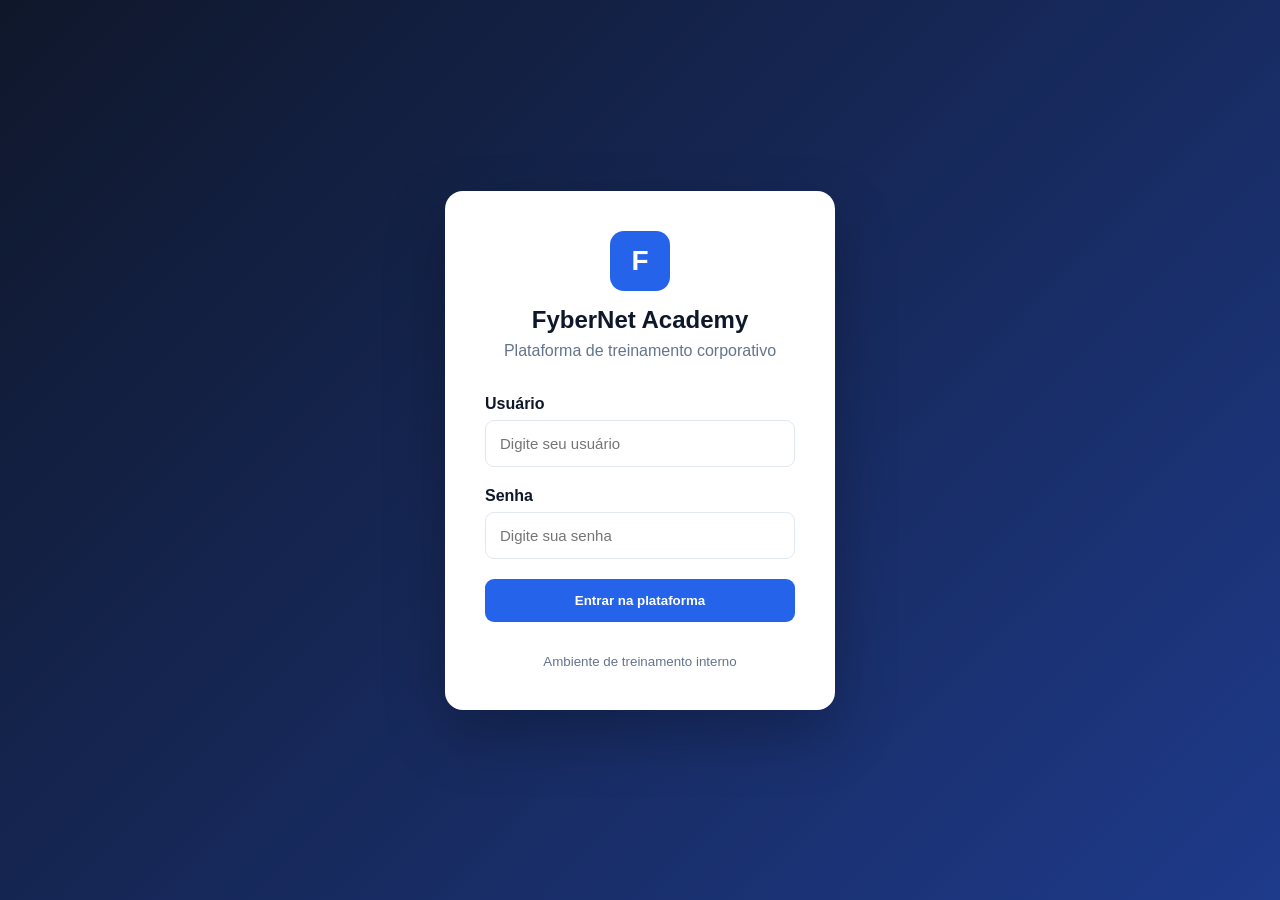
<file: index.html>
<!DOCTYPE html>
<html lang="pt-BR">

<head>
    <meta charset="UTF-8">
    <meta name="viewport" content="width=device-width, initial-scale=1.0">

    <title>FyberNet Academy | Login</title>

    <link rel="stylesheet" href="css/style.css">
</head>

<body class="login-body">

    <div class="login-container">

        <div class="login-card">

            <div class="logo-area">

                <div class="logo-icon">
                    F
                </div>

                <h1>FyberNet Academy</h1>

                <p>
                    Plataforma de treinamento corporativo
                </p>

            </div>

            <form id="loginForm">

                <div class="form-group">

                    <label for="usuario">
                        Usuário
                    </label>

                    <input
                        type="text"
                        id="usuario"
                        placeholder="Digite seu usuário"
                        required
                    >

                </div>

                <div class="form-group">

                    <label for="senha">
                        Senha
                    </label>

                    <input
                        type="password"
                        id="senha"
                        placeholder="Digite sua senha"
                        required
                    >

                </div>

                <button type="submit" class="btn-primary">
                    Entrar na plataforma
                </button>

                <p id="loginErro" class="login-error"></p>

            </form>

            <div class="login-footer">

                <small>
                    Ambiente de treinamento interno
                </small>

            </div>

        </div>

    </div>

    <script src="js/auth.js"></script>

</body>

</html>
</file>
<file: css/style.css>
* {
    margin: 0;
    padding: 0;
    box-sizing: border-box;
}


:root {

    --primary: #2563eb;
    --primary-dark: #1d4ed8;

    --background: #f8fafc;
    --surface: #ffffff;

    --text: #0f172a;
    --muted: #64748b;

    --border: #e2e8f0;

    --success: #16a34a;

}


body {

    font-family:
        Arial,
        Helvetica,
        sans-serif;

    background: var(--background);

    color: var(--text);

}


/* LOGIN */

.login-body {

    min-height: 100vh;

    display: flex;

    align-items: center;

    justify-content: center;

    background:
        linear-gradient(
            135deg,
            #0f172a,
            #1e3a8a
        );

}


.login-container {

    width: 100%;

    max-width: 430px;

    padding: 20px;

}


.login-card {

    background: white;

    border-radius: 18px;

    padding: 40px;

    box-shadow:
        0 25px 60px
        rgba(0,0,0,.25);

}


.logo-area {

    text-align: center;

    margin-bottom: 35px;

}


.logo-icon {

    width: 60px;

    height: 60px;

    margin: auto;

    display: flex;

    align-items: center;

    justify-content: center;

    border-radius: 14px;

    background: var(--primary);

    color: white;

    font-size: 28px;

    font-weight: bold;

}


.logo-area h1 {

    margin-top: 15px;

    font-size: 24px;

}


.logo-area p {

    color: var(--muted);

    margin-top: 8px;

}


.form-group {

    margin-bottom: 20px;

}


.form-group label {

    display: block;

    margin-bottom: 7px;

    font-weight: 600;

}


.form-group input {

    width: 100%;

    padding: 14px;

    border: 1px solid var(--border);

    border-radius: 9px;

    font-size: 15px;

    outline: none;

}


.form-group input:focus {

    border-color: var(--primary);

}


.btn-primary {

    width: 100%;

    border: none;

    padding: 14px 20px;

    border-radius: 9px;

    background: var(--primary);

    color: white;

    font-weight: bold;

    cursor: pointer;

    transition: .2s;

}


.btn-primary:hover {

    background: var(--primary-dark);

}


.btn-primary:disabled {

    opacity: .7;

    cursor: not-allowed;

}


.login-error {

    color: #dc2626;

    text-align: center;

    margin-top: 15px;

}


.login-footer {

    text-align: center;

    margin-top: 30px;

    color: var(--muted);

}


/* TOPOBAR */

.topbar {

    height: 70px;

    background: white;

    border-bottom: 1px solid var(--border);

    display: flex;

    align-items: center;

    justify-content: space-between;

    padding: 0 30px;

}


.brand {

    display: flex;

    align-items: center;

    gap: 12px;

    font-weight: bold;

}


.brand-icon {

    width: 38px;

    height: 38px;

    display: flex;

    align-items: center;

    justify-content: center;

    background: var(--primary);

    color: white;

    border-radius: 9px;

}


.user-area {

    display: flex;

    align-items: center;

    gap: 20px;

}


.logout-btn {

    background: transparent;

    border: 1px solid var(--border);

    padding: 8px 14px;

    border-radius: 7px;

    cursor: pointer;

}


/* LAYOUT */

.layout {

    display: flex;

    min-height: calc(100vh - 70px);

}


.sidebar {

    width: 240px;

    background: #0f172a;

    padding: 25px 15px;

}


.sidebar nav {

    display: flex;

    flex-direction: column;

    gap: 6px;

}


.sidebar a {

    color: #cbd5e1;

    text-decoration: none;

    padding: 13px 15px;

    border-radius: 8px;

    transition: .2s;

}


.sidebar a:hover,
.sidebar a.active {

    background: #1e293b;

    color: white;

}


.main-content {

    flex: 1;

    max-width: 1250px;

    padding: 45px;

}


.welcome {

    max-width: 900px;

    margin-bottom: 50px;

}


.tag {

    color: var(--primary);

    font-size: 12px;

    font-weight: bold;

    letter-spacing: 1px;

}


.welcome h1,
.page-header h1 {

    font-size: 38px;

    margin: 12px 0 20px;

}


.welcome p,
.page-header p {

    color: var(--muted);

    line-height: 1.8;

    text-align: justify;

    margin-bottom: 15px;

}


.main-content h2 {

    margin-bottom: 20px;

}


/* SETORES */

.sector-grid {

    display: grid;

    grid-template-columns:
        repeat(3, 1fr);

    gap: 20px;

}


.sector-card {

    background: white;

    border: 1px solid var(--border);

    border-radius: 14px;

    padding: 25px;

    text-decoration: none;

    color: var(--text);

    transition: .2s;

}


.sector-card:hover {

    transform: translateY(-3px);

    box-shadow:
        0 10px 25px
        rgba(0,0,0,.08);

}


.sector-card.disabled {

    opacity: .55;

}


.sector-icon {

    font-size: 30px;

    margin-bottom: 15px;

}


.sector-card h3 {

    margin-bottom: 10px;

}


.sector-card p {

    color: var(--muted);

    line-height: 1.5;

    margin-bottom: 15px;

}


.available {

    color: var(--success);

    font-size: 13px;

    font-weight: bold;

}


/* INSTRUTOR */

.instructor {

    display: flex;

    align-items: center;

    gap: 20px;

    background: white;

    border: 1px solid var(--border);

    padding: 22px;

    border-radius: 14px;

    margin: 30px 0;

}


.instructor-avatar {

    width: 60px;

    height: 60px;

    border-radius: 50%;

    background: var(--primary);

    color: white;

    display: flex;

    align-items: center;

    justify-content: center;

    font-weight: bold;

}


.instructor span {

    font-size: 11px;

    color: var(--muted);

    font-weight: bold;

}


.instructor h3 {

    margin: 5px 0;

}


.instructor p {

    color: var(--muted);

}


/* PROGRESSO */

.progress-box {

    background: white;

    padding: 25px;

    border: 1px solid var(--border);

    border-radius: 14px;

    margin-bottom: 35px;

}


.progress-info {

    display: flex;

    justify-content: space-between;

    margin-bottom: 12px;

}


.progress-bar {

    width: 100%;

    height: 10px;

    background: #e2e8f0;

    border-radius: 20px;

    overflow: hidden;

}


.progress-fill {

    height: 100%;

    width: 0%;

    background: var(--primary);

    transition: .5s;

}


/* CURSOS */

.course-list {

    display: flex;

    flex-direction: column;

    gap: 15px;

}


.course-item {

    display: flex;

    align-items: center;

    gap: 20px;

    padding: 22px;

    background: white;

    border: 1px solid var(--border);

    border-radius: 13px;

    text-decoration: none;

    color: var(--text);

}


.course-item:hover {

    border-color: var(--primary);

}


.course-number {

    width: 48px;

    height: 48px;

    display: flex;

    align-items: center;

    justify-content: center;

    background: #eff6ff;

    color: var(--primary);

    border-radius: 10px;

    font-weight: bold;

}


.course-info {

    flex: 1;

}


.course-info h3 {

    margin-bottom: 6px;

}


.course-info p {

    color: var(--muted);

    margin-bottom: 8px;

}


.course-info span {

    font-size: 12px;

    color: var(--primary);

}


.course-status {

    font-size: 25px;

}


.course-status.completed {

    color: var(--success);

}


/* AULA */

.lesson-container {

    max-width: 1050px;

    margin: auto;

    padding: 45px 25px;

}


.back-link {

    color: var(--primary);

    text-decoration: none;

    display: inline-block;

    margin-bottom: 30px;

}


.lesson-header {

    margin-bottom: 30px;

}


.lesson-header h1 {

    font-size: 36px;

    margin: 10px 0;

}


.lesson-header p {

    color: var(--muted);

}


.video-container {

    position: relative;

    width: 100%;

    padding-top: 56.25%;

    background: #000;

    border-radius: 14px;

    overflow: hidden;

}


.video-container iframe {

    position: absolute;

    inset: 0;

    width: 100%;

    height: 100%;

    border: 0;

}


.lesson-content {

    background: white;

    padding: 30px;

    border: 1px solid var(--border);

    border-radius: 14px;

    margin-top: 25px;

}


.lesson-content h2 {

    margin-bottom: 15px;

}


.lesson-content p {

    color: var(--muted);

    line-height: 1.7;

    margin-bottom: 20px;

}


.lesson-content li {

    margin-bottom: 10px;

}


/* PRESENÇA */

.attendance-box {

    margin-top: 25px;

    padding: 30px;

    background: #eff6ff;

    border: 1px solid #bfdbfe;

    border-radius: 14px;

}


.attendance-box span {

    font-size: 11px;

    color: var(--primary);

    font-weight: bold;

}


.attendance-box h2 {

    margin: 8px 0;

}


.attendance-box p {

    color: var(--muted);

    margin-bottom: 20px;

}


.attendance-box .btn-primary {

    max-width: 250px;

}


.attendance-message {

    margin-top: 15px;

    color: var(--success) !important;

}


/* RESPONSIVO */

@media (max-width: 900px) {

    .sidebar {

        width: 190px;

    }

    .sector-grid {

        grid-template-columns:
            repeat(2, 1fr);

    }

}


@media (max-width: 650px) {

    .topbar {

        padding: 0 15px;

    }

    .brand span {

        display: none;

    }

    .user-area span {

        display: none;

    }

    .layout {

        flex-direction: column;

    }

    .sidebar {

        width: 100%;

        padding: 10px;

    }

    .sidebar nav {

        flex-direction: row;

        overflow-x: auto;

    }

    .sidebar a {

        white-space: nowrap;

    }

    .main-content {

        padding: 25px 18px;

    }

    .welcome h1,
    .page-header h1 {

        font-size: 29px;

    }

    .sector-grid {

        grid-template-columns: 1fr;

    }

    .course-item {

        align-items: flex-start;

    }

}
</file>
